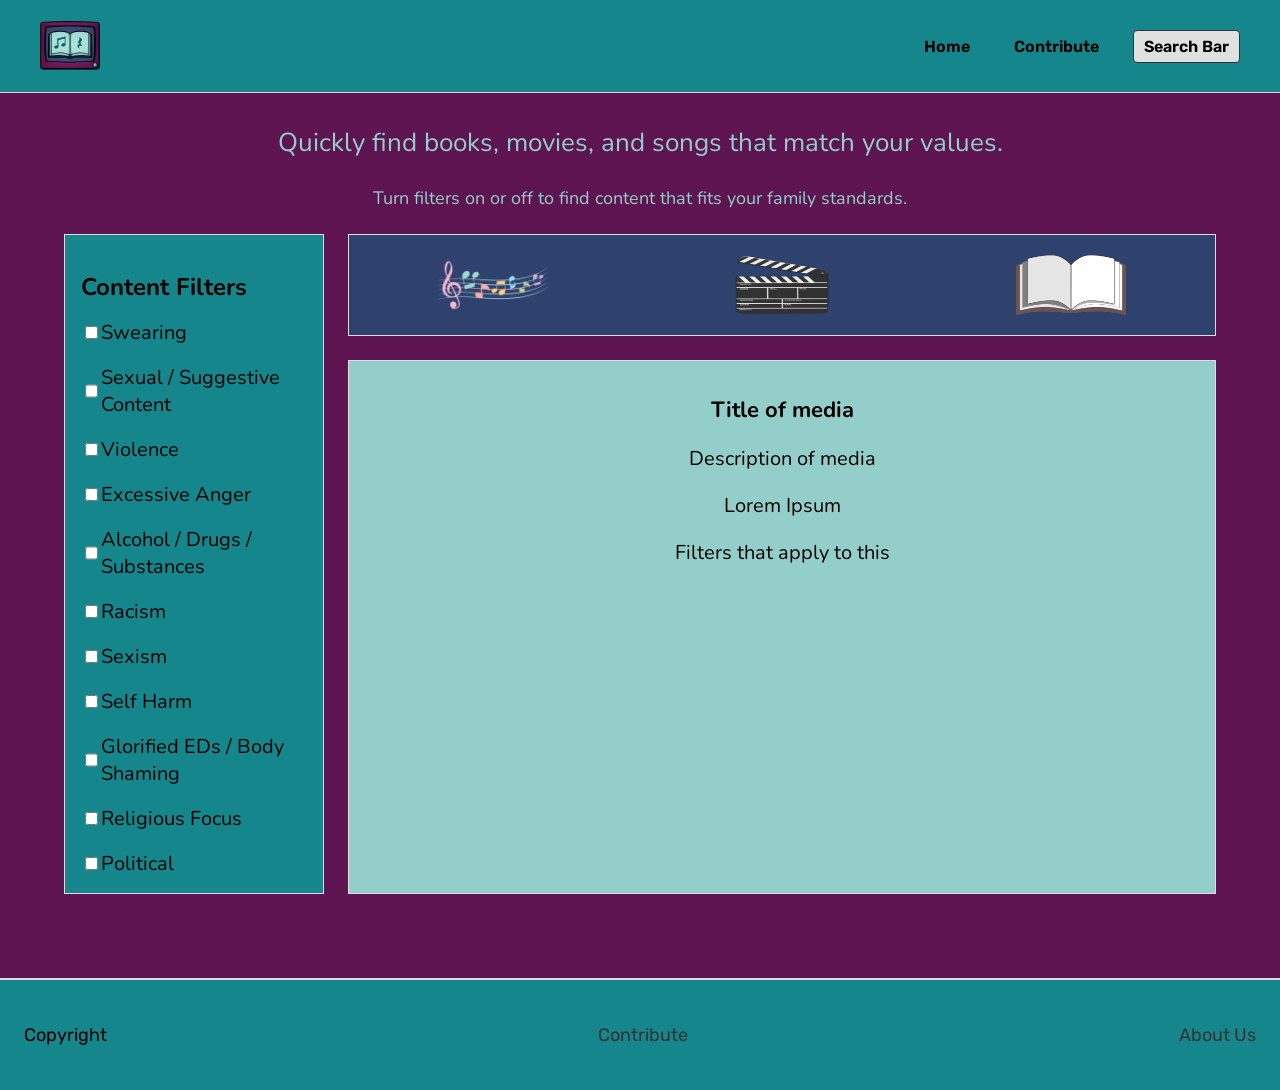
<file: index.html>
<!DOCTYPE html>
<html lang="en-us">
    <head>
        <meta charset="UTF-8">
        <link rel="stylesheet" href="index.css">
    </head>
    <body>
    <header>
    <div class="logo-nav">
        <img src="images/image t.png" alt="Content Checker Logo" class="logo">
        <nav>
            <a href="index.html">Home</a>
            <a href="contribute.html">Contribute</a>
            <a href="search bar">Search Bar</a>
        </nav>
    </div>
    </header>

    <main>
    <section class="hero">
        <h1>Quickly find books, movies, and songs that match your values.</h1>
        <p>Turn filters on or off to find content that fits your family standards.</p>
    </section>

    <div class="content-layout">

        <aside class="filters">
    <h2>Content Filters</h2>
            <form>
                <label>
                    <input type="checkbox" name="swearing">
                    Swearing
                </label>

                <label>
                    <input type="checkbox" name="Sexual">
                    Sexual / Suggestive Content
                </label>

                <label>
                    <input type="checkbox" name="violence">
                    Violence
                </label>

                <label>
                    <input type="checkbox" name="anger">
                    Excessive Anger
                </label>

                <label>
                    <input type="checkbox" name="substances">
                    Alcohol / Drugs / Substances
                </label>

                <label>
                    <input type="checkbox" name="racism">
                    Racism
                </label>

                <label>
                    <input type="checkbox" name="sexism">
                    Sexism
                </label>

                <label>
                    <input type="checkbox" name="selfharm">
                    Self Harm
                </label>

                <label>
                    <input type="checkbox" name="bodyshaming">
                    Glorified EDs / Body Shaming
                </label>

                <label>
                    <input type="checkbox" name="religious">
                    Religious Focus
                </label>

                <label>
                    <input type="checkbox" name="political">
                    Political
                </label>
            </form>
        </aside>

            <div class="media-types">
                    <img src="images/music-notes.png" alt="Songs">
                    <img src="images/movie-photo.png" alt="Movies">
                    <img src="images/open-book.png" alt="Books">
            </div>


        <section class="results">
            <h2>Title of media</h2>
            <p>Description of media</p>
            <p>Lorem Ipsum</p>
            <p>Filters that apply to this</p>
        </section>

    </div>

    </main>
    
    <footer>
        <p>Copyright</p>
        <a href="contribute.html">Contribute</a>
        <a href="about us.html">About Us</a>
    </footer>

    </body>
    </html>
</file>
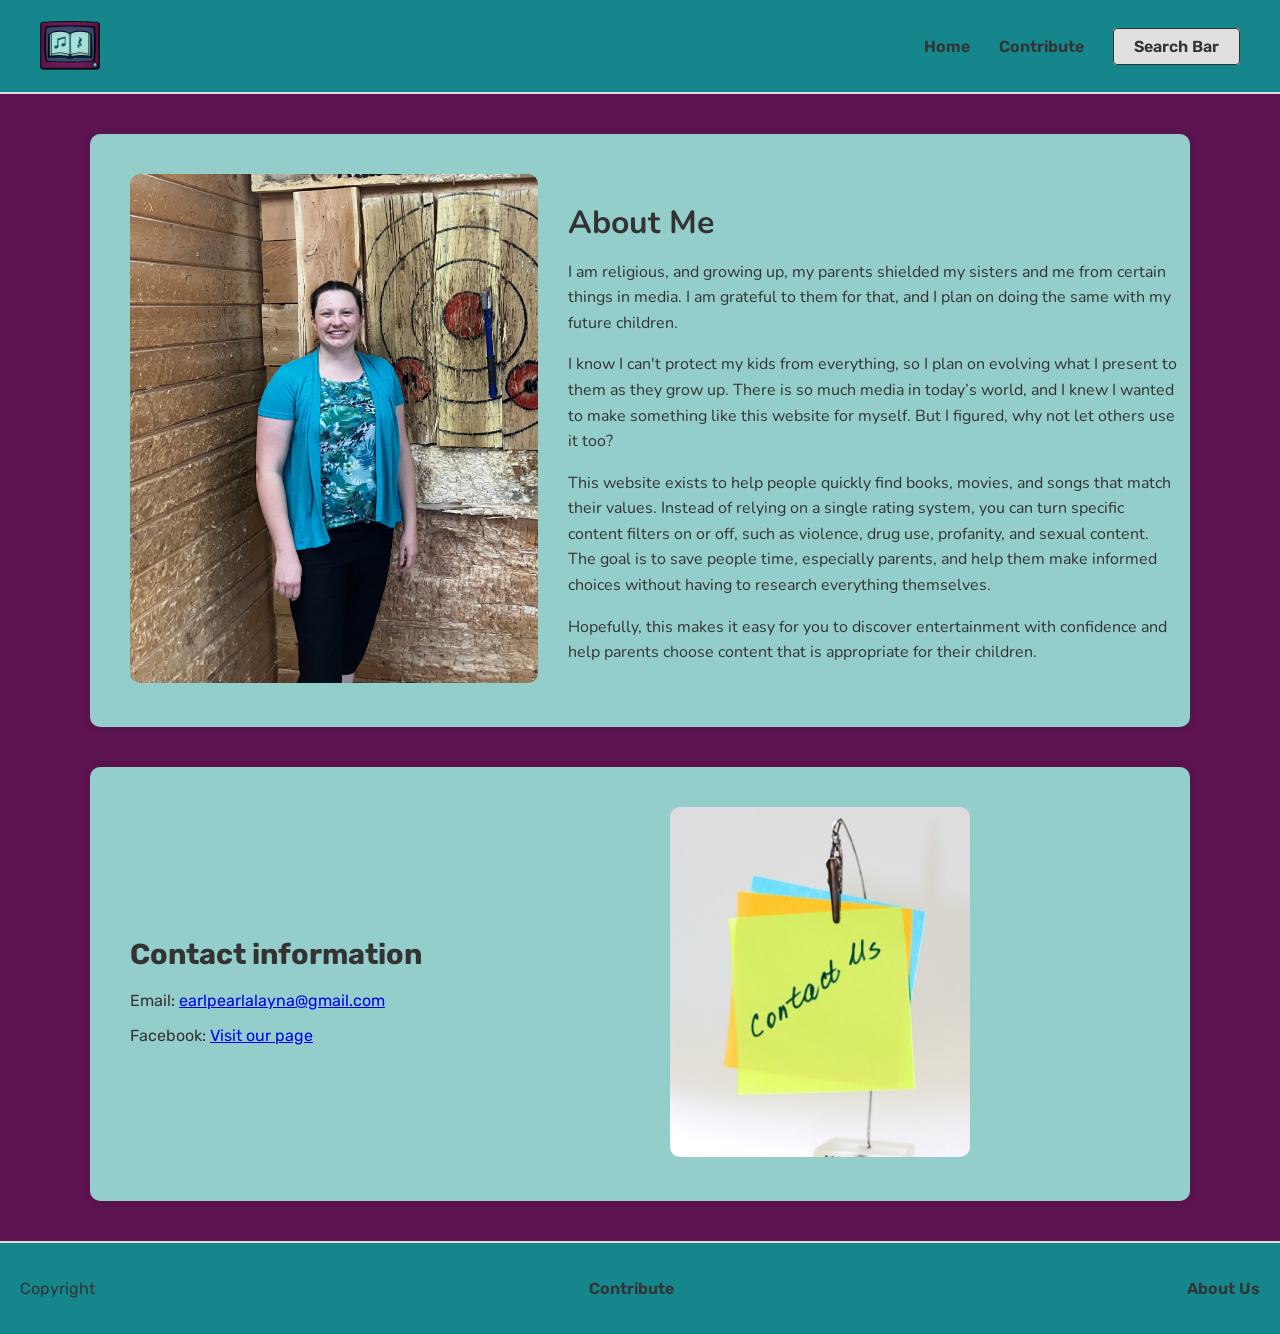
<file: about us.html>
<!DOCTYPE html>
<html lang="en">
<head>
    <meta charset="UTF-8">
    <title>Content Checker | About Us</title>
    <link href="https://fonts.googleapis.com/css2?family=Rubik:wght@400;600&family=Nunito:wght@300;400;600&display=swap" rel="stylesheet">
    <link rel="stylesheet" href="about us.css">
</head>

<body>

<header>
    <div class="logo-nav">
        <img src="images/image t.png" alt="Content Checker Logo" class="logo">
        <nav>
            <a href="index.html">Home</a>
            <a href="contribute.html">Contribute</a>
            <a href="search bar">Search Bar</a>
        </nav>
    </div>
</header>

<main>

<section class="about-section">

    <div class="about-photo">
        <img src="images/personal-photo (1).png" alt="Photo of Alayna Earl">
    </div>

    <div class="about-text">
        <h1>About Me</h1>

        <p>I am religious, and growing up, my parents shielded my sisters and me from certain things in media. I am grateful to them for that, and I plan on doing the same with my future children.</p>

        <p>I know I can't protect my kids from everything, so I plan on evolving what I present to them as they grow up. There is so much media in today’s world, and I knew I wanted to make something like this website for myself. But I figured, why not let others use it too?</p>

        <p>This website exists to help people quickly find books, movies, and songs that match their values. Instead of relying on a single rating system, you can turn specific content filters on or off, such as violence, drug use, profanity, and sexual content. The goal is to save people time, especially parents, and help them make informed choices without having to research everything themselves.</p>

        <p>Hopefully, this makes it easy for you to discover entertainment with confidence and help parents choose content that is appropriate for their children.</p>
    </div>
</section>

<section class="contact-section">
    <div class="contact-text">
        <h1>Contact information</h1>
        <p>Email: <a href="mailto:earlpearlalayna@gmail.com">earlpearlalayna@gmail.com</a></p>
        <p>Facebook: <a href="#">Visit our page</a></p>
    </div>
    <div class="contact-photo">
        <img src="images/contact-us.PNG" alt="Contac us">
    </div>

</section>

</main>

<footer>
    <p>Copyright</p>
    <a href="contribute.html">Contribute</a>
    <a href="about us.html">About Us</a>
</footer>

</body>
</html>
</file>
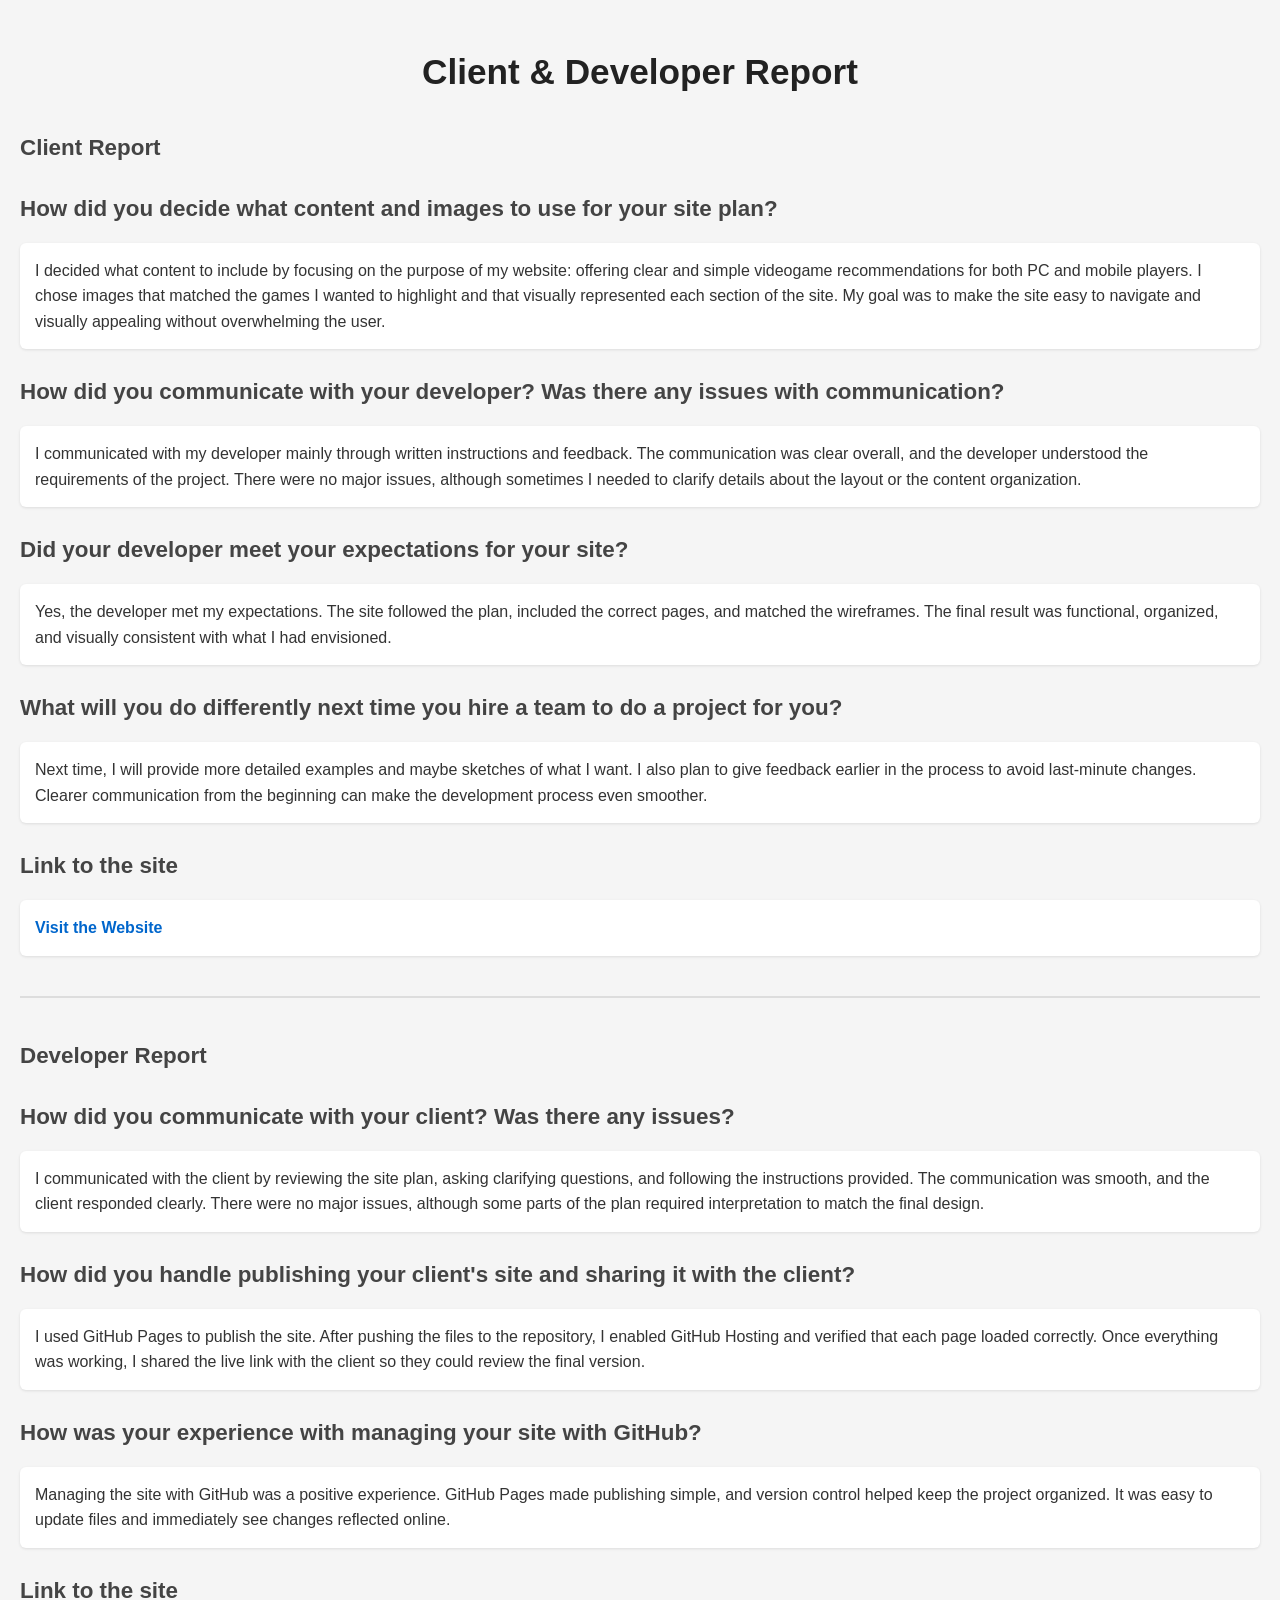
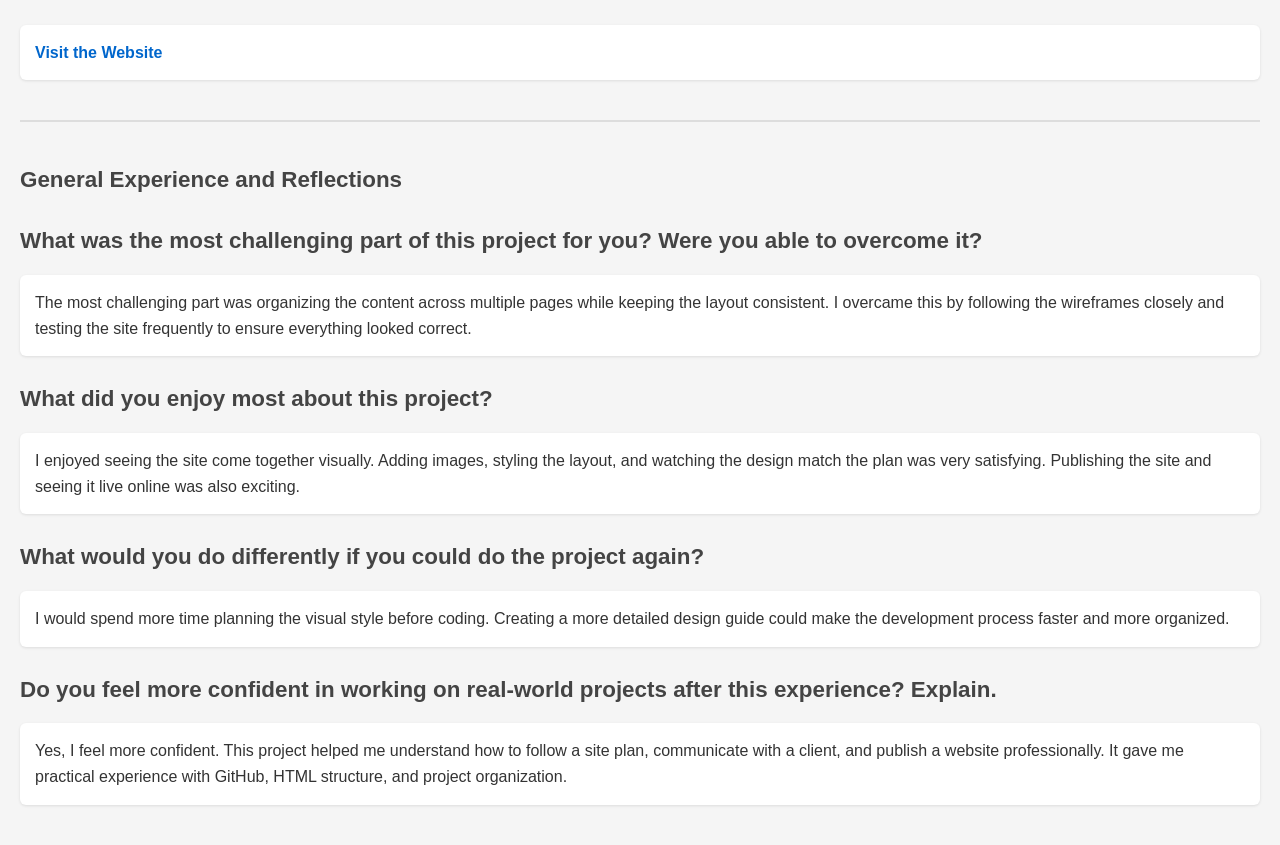
<file: client_report.html>
<!DOCTYPE html>
<html lang="en">
<head>
    <meta charset="UTF-8">
    <meta name="viewport" content="width=device-width, initial-scale=1.0">
    <title>Client & Developer Report</title>
    <link rel="stylesheet" href="client_report.css">
</head>

<body>

    <h1>Client & Developer Report</h1>

    <h2>Client Report</h2>

    <h2>How did you decide what content and images to use for your site plan?</h2>
    <p>
        I decided what content to include by focusing on the purpose of my website: offering clear and simple videogame recommendations for both PC and mobile players. I chose images that matched the games I wanted to highlight and that visually represented each section of the site. My goal was to make the site easy to navigate and visually appealing without overwhelming the user.
    </p>

    <h2>How did you communicate with your developer? Was there any issues with communication?</h2>
    <p>
        I communicated with my developer mainly through written instructions and feedback. The communication was clear overall, and the developer understood the requirements of the project. There were no major issues, although sometimes I needed to clarify details about the layout or the content organization.
    </p>

    <h2>Did your developer meet your expectations for your site?</h2>
    <p>
        Yes, the developer met my expectations. The site followed the plan, included the correct pages, and matched the wireframes. The final result was functional, organized, and visually consistent with what I had envisioned.
    </p>

    <h2>What will you do differently next time you hire a team to do a project for you?</h2>
    <p>
        Next time, I will provide more detailed examples and maybe sketches of what I want. I also plan to give feedback earlier in the process to avoid last‑minute changes. Clearer communication from the beginning can make the development process even smoother.
    </p>

    <h2>Link to the site</h2>
    <p>
        <a href="https://hyrumcotrina5-star.github.io/wdd130-Earl/">Visit the Website</a>
    </p>

    <hr>

    <h2>Developer Report</h2>

    <h2>How did you communicate with your client? Was there any issues?</h2>
    <p>
        I communicated with the client by reviewing the site plan, asking clarifying questions, and following the instructions provided. The communication was smooth, and the client responded clearly. There were no major issues, although some parts of the plan required interpretation to match the final design.
    </p>

    <h2>How did you handle publishing your client's site and sharing it with the client?</h2>
    <p>
        I used GitHub Pages to publish the site. After pushing the files to the repository, I enabled GitHub Hosting and verified that each page loaded correctly. Once everything was working, I shared the live link with the client so they could review the final version.
    </p>

    <h2>How was your experience with managing your site with GitHub?</h2>
    <p>
        Managing the site with GitHub was a positive experience. GitHub Pages made publishing simple, and version control helped keep the project organized. It was easy to update files and immediately see changes reflected online.
    </p>

    <h2>Link to the site</h2>
    <p>
        <a href="https://hyrumcotrina5-star.github.io/wdd130-Earl/">Visit the Website</a>
    </p>

    <hr>

    <h2>General Experience and Reflections</h2>

    <h2>What was the most challenging part of this project for you? Were you able to overcome it?</h2>
    <p>
        The most challenging part was organizing the content across multiple pages while keeping the layout consistent. I overcame this by following the wireframes closely and testing the site frequently to ensure everything looked correct.
    </p>

    <h2>What did you enjoy most about this project?</h2>
    <p>
        I enjoyed seeing the site come together visually. Adding images, styling the layout, and watching the design match the plan was very satisfying. Publishing the site and seeing it live online was also exciting.
    </p>

    <h2>What would you do differently if you could do the project again?</h2>
    <p>
        I would spend more time planning the visual style before coding. Creating a more detailed design guide could make the development process faster and more organized.
    </p>

    <h2>Do you feel more confident in working on real-world projects after this experience? Explain.</h2>
    <p>
        Yes, I feel more confident. This project helped me understand how to follow a site plan, communicate with a client, and publish a website professionally. It gave me practical experience with GitHub, HTML structure, and project organization.
    </p>

</body>
</html>
</file>
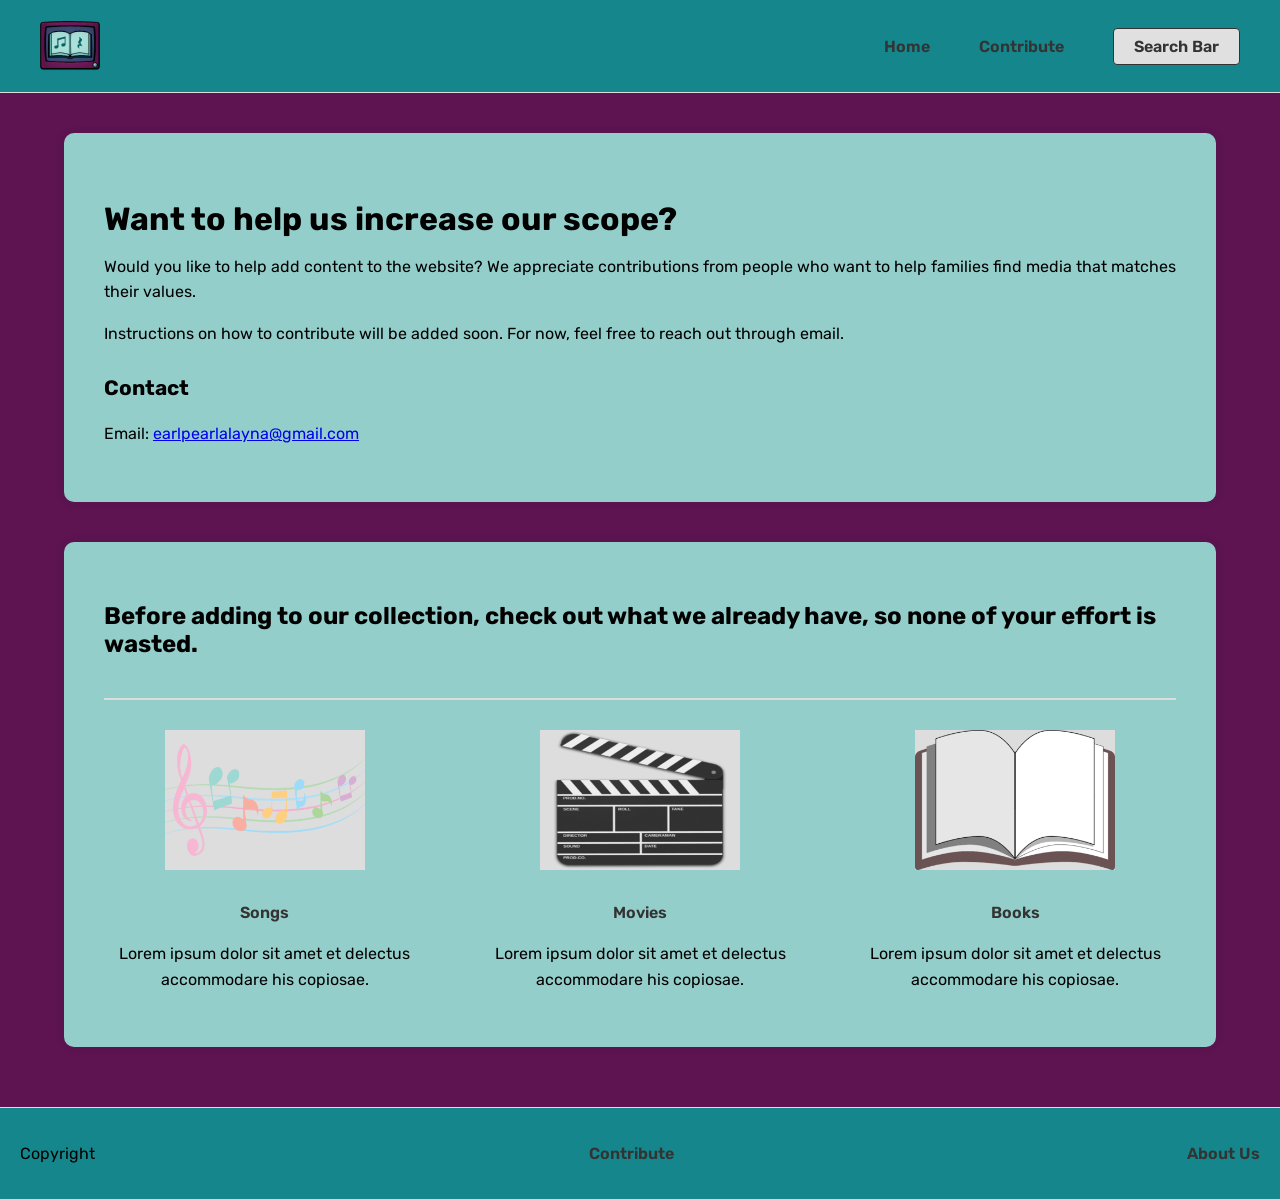
<file: contribute.html>
<!DOCTYPE html>
<html lang="en">
<head>
    <meta charset="UTF-8">
    <title>Content Checker | Contribute</title>
    <link href="https://fonts.googleapis.com/css2?family=Rubik:wght@400;600&family=Nunito:wght@300;400;600&display=swap" rel="stylesheet">
    <link rel="stylesheet" href="contribute.css">
</head>

<body>

<header>
    <div class="logo-nav">
        <img src="images/image t.png" alt="Content Checker Logo" class="logo">
        <nav>
            <a href="index.html">Home</a>
            <a href="contribute.html">Contribute</a>
            <a href="search bar">Search Bar</a>  
        </nav>
    </div>
</header>

<main>

<section class="contribute-section">

    <h1>Want to help us increase our scope?</h1>

    <p>Would you like to help add content to the website? We appreciate contributions from people who want to help families find media that matches their values.</p>

    <p>Instructions on how to contribute will be added soon. For now, feel free to reach out through email.</p>

    <h3>Contact</h3>
    <p>Email: <a href="mailto:earlpearlalayna@gmail.com">earlpearlalayna@gmail.com</a></p>
</section>
<section class="contribute-section">
    <h2>Before adding to our collection, check out what we already have, so none of your effort is wasted.</h2>
    <div class="collections">
        <div class="collection-item">
            <img src="images/music-notes.png" alt="Songs">
            <p><a href="#">Songs</a></p>
            <p>Lorem ipsum dolor sit amet et delectus accommodare his copiosae.</p>

        </div>

        <div class="collection-item">
            <img src="images/movie-photo.png" alt="Movies">
            <p><a href="#">Movies</a></p>
            <p>Lorem ipsum dolor sit amet et delectus accommodare his copiosae.</p>
        </div>

        <div class="collection-item">
            <img src="images/open-book.png" alt="Books">
            <p><a href="#">Books</a></p>
            <p>Lorem ipsum dolor sit amet et delectus accommodare his copiosae.</p>
        </div>
    </div>
</section>


</main>

<footer>
    <p>Copyright</p>
    <a href="contribute.html">Contribute</a>
    <a href="about us.html">About Us</a>
</footer>

</body>
</html>
</file>
<file: index.css>
@import url('https://fonts.googleapis.com/css2?family=Rubik:ital,wght@0,300..900;1,300..900&display=swap');
@import url('https://fonts.googleapis.com/css2?family=Nunito:ital,wght@0,200..1000;1,200..1000&display=swap');

html, body {
    height: 100%;
}
body {
    background-color: #5D1451;
    margin: 0;
    padding: 0;
    display: flex;
    flex-direction: column;
}
main {
    width: 90%;
    margin: 0 auto;
}

header {
    padding: 16px 40px;
    border-bottom: 1px solid #ddd;
    font-family: "Rubik", sans-serif;
    background-color: #14868C;
}

.logo-nav {
    display: flex;
    align-items: center;
    justify-content: space-between;
}

.logo {
    height: 60px;
}


nav {
    display: flex;
    align-items: center;
    gap: 24px;
}

nav a {
    text-decoration: none;
    color: #000000;
    font-weight: 600;
    padding: 6px 10px;
}


nav a[href="search bar"] {
    border: 1px solid #333;
    border-radius: 4px;
    background-color: #e0e0e0;
}

nav a:hover {
    color: #2F416D;
}


hr {
    border: none;
    border-top: 1px solid #ddd;
}


h1:first-of-type {
    font-size: 20px;
    font-weight: 400;
    padding: 8px 40px;
    color: #94CECA;
    text-align: center;
}


main {
    flex: 1;
}

.hero {
    margin: 24px 0;
    text-align: center;
}

.hero h1 {
    font-size: 26px;
    margin-bottom: 8px;
    font-family: "Nunito", sans-serif;
}

.hero p {
    font-size: 18px;
    color: #94CECA;
    font-family: "Nunito", sans-serif;
    font-optical-sizing: auto;
    text-align: center;
}


.content-layout {
    display: grid;
    grid-template-columns: 260px 1fr;
    gap: 24px;
    grid-template-rows: auto 1fr;
    height: 80%;
}


.filters {
    grid-row: 1 / 3;
    background-color: #14868C;
    border: 1px solid #ddd;
    padding: 16px;
}

.filters h2 {
    font-size: 24px;
    margin-bottom: 12px;
    font-family: "Nunito", sans-serif;
    font-optical-sizing: auto
}

.filters form {
    display: flex;
    flex-direction: column;
    gap: 10px;
    list-style: none;
    margin-bottom: 20px;
    font-family: "Nunito", sans-serif;
    font-optical-sizing: auto
}

.filters label {
    display: flex;
    padding: 4px 0;
    font-size: 20px;
    font-family: "Nunito", sans-serif;
    font-optical-sizing: auto
}


.media-types {
    display: flex;
    flex-direction: row;
    background-color: #2F416D;
    border: 1px solid #ddd;
    justify-content: space-around;
    align-items: center;
    height: 100px;
}
.media-types img{
    height: 60px;
    width: 110px;

}



.results {
    grid-column: 2 / 3;
    grid-row: 2 / 3;
    background-color: #94CECA;
    border: 1px solid #ddd;
    padding: 16px;
    min-height: 200px;
}

.results h2 {
    font-size: 22px;
    margin-bottom: 8px;
    font-family: "Nunito", sans-serif;
    font-optical-sizing: auto;
    text-align: center;
}

.results p {
    font-size: 20px;
    margin-bottom: 6px;
    font-family: "Nunito", sans-serif;
    font-optical-sizing: auto;
    text-align: center;
    
}

footer {
    margin-top: 60px;
    border-top: 2px solid #ddd;
    background-color: #14868C;
    padding: 26px 24px;
    display: flex;
    justify-content: space-between;
    align-items: center;
    font-family: 'Rubik', sans-serif;
}

footer p {
    font-size: 18px;
    font-family: 'Rubik', sans-serif;
}

footer a {
    text-decoration: none;
    color: #333;
    font-size: 18px;
    margin-left: 16px;
    font-family: "Rubik", sans-serif;
}

footer a:hover {
    color: #2F416D;
}
</file>
<file: about us.css>
@import url('https://fonts.googleapis.com/css2?family=Rubik:ital,wght@0,300..900;1,300..900&display=swap');
@import url('https://fonts.googleapis.com/css2?family=Nunito:ital,wght@0,200..1000;1,200..1000&display=swap');

body {
    margin: 0;
    padding: 0;
    font-family: 'Rubik', sans-serif;
    background-color: #5D1451;
    color: #333;
}

main {
    width: 90%;
    max-width: 1100px;
    margin: 0 auto;
}

header {
    background-color: #14868C;
    padding: 16px 40px;
    border-bottom: 2px solid #ddd;
}

.logo-nav {
    display: flex;
    justify-content: space-between;
    align-items: center;
}

.logo {
    height: 60px;
}

nav a {
    margin-left: 25px;
    text-decoration: none;
    font-weight: 600;
    color: #333;
}

nav a[href="search bar"] {
    border: 1px solid #333;
    border-radius: 4px;
    background-color: #e0e0e0;
    padding: 8px 20px;
}

nav a:hover {
    color: #0077cc;
}

.about-section {
    background-color: #94CECA;
    padding: 40px;
    margin-top: 40px;
    border-radius: 10px;
    box-shadow: 0 0 10px rgba(0,0,0,0.1);
}

.about-section {
    display: grid;
    grid-template-columns: 40% 60%;
    grid-gap: 30px;
    align-items: start;
}

.about-photo img {
    width: 100%;
    border-radius: 10px;
}

.about-text h1 {
    font-size: 2rem;
    margin-bottom: 15px;
    font-family: "Nunito", sans-serif;
}

.about-text p {
    line-height: 1.6;
    margin-bottom: 15px;
    font-family: "Nunito", sans-serif;
}

.about-section hr {
    grid-column: 1 / 3;
    margin: 40px 0 20px;
    border: none;
    border-top: 2px solid #ddd;
}

.about-section p a {
    color: #0077cc;
    text-decoration: none;
}

.about-section p a:hover {
    text-decoration: underline;
}

.about-section img[alt="Contac us"] {
    width: 100%;
    max-width: 300px;
    margin-top: 20px;
    grid-column: 2;
    justify-self: end;
}

.contact-section {
    background-color: #94CECA;
    padding: 40px;
    margin-top: 40px;
    border-radius: 10px;
    box-shadow: 0 0 10px rgba(0,0,0,0.1);

    display: grid;
    grid-template-columns: 50% 50%;
    gap: 30px;
    align-items: center;
}

.contact-text h1 {
    font-size: 1.8rem;
    margin-bottom: 20px;
}

.contact-text p {
    margin-bottom: 10px;
    font-size: 1rem;
}

.contact-photo img {
    width: 100%;
    max-width: 300px;
    border-radius: 10px;
    justify-self: end;
}


footer {
    margin-top: 40px;
    padding: 20px 0;
    background-color: #14868C;
    border-top: 2px solid #ddd;
    display: flex;
    justify-content: space-between;
    align-items: center;
    font-family: 'Rubik', sans-serif;
}

footer p {
    margin-left: 20px;
    font-family: 'Rubik', sans-serif;
}

footer a {
    margin-right: 20px;
    text-decoration: none;
    font-weight: 600;
    color: #333;
    font-family: 'Rubik', sans-serif;
}

footer a:hover {
    color: #0077cc;
}
</file>
<file: client_report.css>
/* ===== GENERAL PAGE STYLES ===== */

body {
    font-family: Arial, Helvetica, sans-serif;
    margin: 0;
    padding: 20px;
    background-color: #f5f5f5;
    color: #333;
    line-height: 1.6;
}


h1 {
    text-align: center;
    color: #222;
    margin-bottom: 30px;
    font-size: 2.2rem;
}

h2 {
    color: #444;
    margin-top: 25px;
    margin-bottom: 10px;
    font-size: 1.4rem;
}


p {
    background: #ffffff;
    padding: 15px;
    border-radius: 6px;
    box-shadow: 0 1px 3px rgba(0,0,0,0.1);
    margin-bottom: 20px;
}


a {
    color: #0066cc;
    font-weight: bold;
    text-decoration: none;
}

a:hover {
    text-decoration: underline;
}


hr {
    margin: 40px 0;
    border: none;
    border-top: 2px solid #ddd;
}
</file>
<file: contribute.css>
@import url('https://fonts.googleapis.com/css2?family=Rubik:ital,wght@0,300..900;1,300..900&display=swap');
@import url('https://fonts.googleapis.com/css2?family=Nunito:ital,wght@0,200..1000;1,200..1000&display=swap');

html, body {
    height: 100%;
}

body {
    margin: 0;
    padding: 0;
    background-color: #5D1451;
    display: flex;
    flex-direction: column;
    font-family: "Rubik", sans-serif;

}
main {
    width: 90%;
    margin: 0 auto;
}

header {
    background-color: #14868C;
    padding: 16px 40px;
    border-bottom: 1px solid #ddd;
    font-family: "Rubik", sans-serif;
}

.logo-nav {
    display: flex;
    justify-content: space-between;
    align-items: center;
}

.logo {
    height: 60px;
}

nav {
    display: flex;
    align-items: center;
    gap: 24px;
}

nav a {
    margin-left: 25px;
    text-decoration: none;
    font-weight: 600;
    color: #333;
}

nav a[href="search bar"] {
    border: 1px solid #333;
    border-radius: 4px;
    background-color: #e0e0e0;
    padding: 8px 20px;
}

nav a:hover {
    color: #2F416D;
}

.contribute-section {
    background-color: #94CECA;
    padding: 40px;
    margin-top: 40px;
    border-radius: 10px;
    box-shadow: 0 0 10px rgba(0,0,0,0.1);
}

.contribute-section h1 {
    font-size: 2rem;
    margin-bottom: 10px;
}

.contribute-section p {
    line-height: 1.6;
    margin-bottom: 15px;
}

.contribute-section h3 {
    margin-top: 30px;
    font-size: 1.3rem;
}


.collections {
    margin-top: 40px;
    padding-top: 30px;
    border-top: 2px solid #ddd;
    display: flex;
    justify-content: space-between;
    text-align: center;
}

.collection-item {
    width: 30%;
}

.collection-item img {
    width: 200px;
    height: 140px;
    margin-bottom: 10px;
    background-color: #ddd;
}

.collection-item a {
    text-decoration: none;
    font-weight: 600;
    color: #333;
}

.collection-item a:hover {
    color: #2F416D;
}

footer {
    margin-top: 60px;
    padding: 20px 0;
    background-color: #14868C;
    border-top: 1px solid #ddd;
    display: flex;
    justify-content: space-between;
    align-items: center;
}

footer p {
    margin-left: 20px;
}

footer a {
    margin-right: 20px;
    text-decoration: none;
    font-weight: 600;
    color: #333;
}

footer a:hover {
    color: #2F416D;
}
</file>
